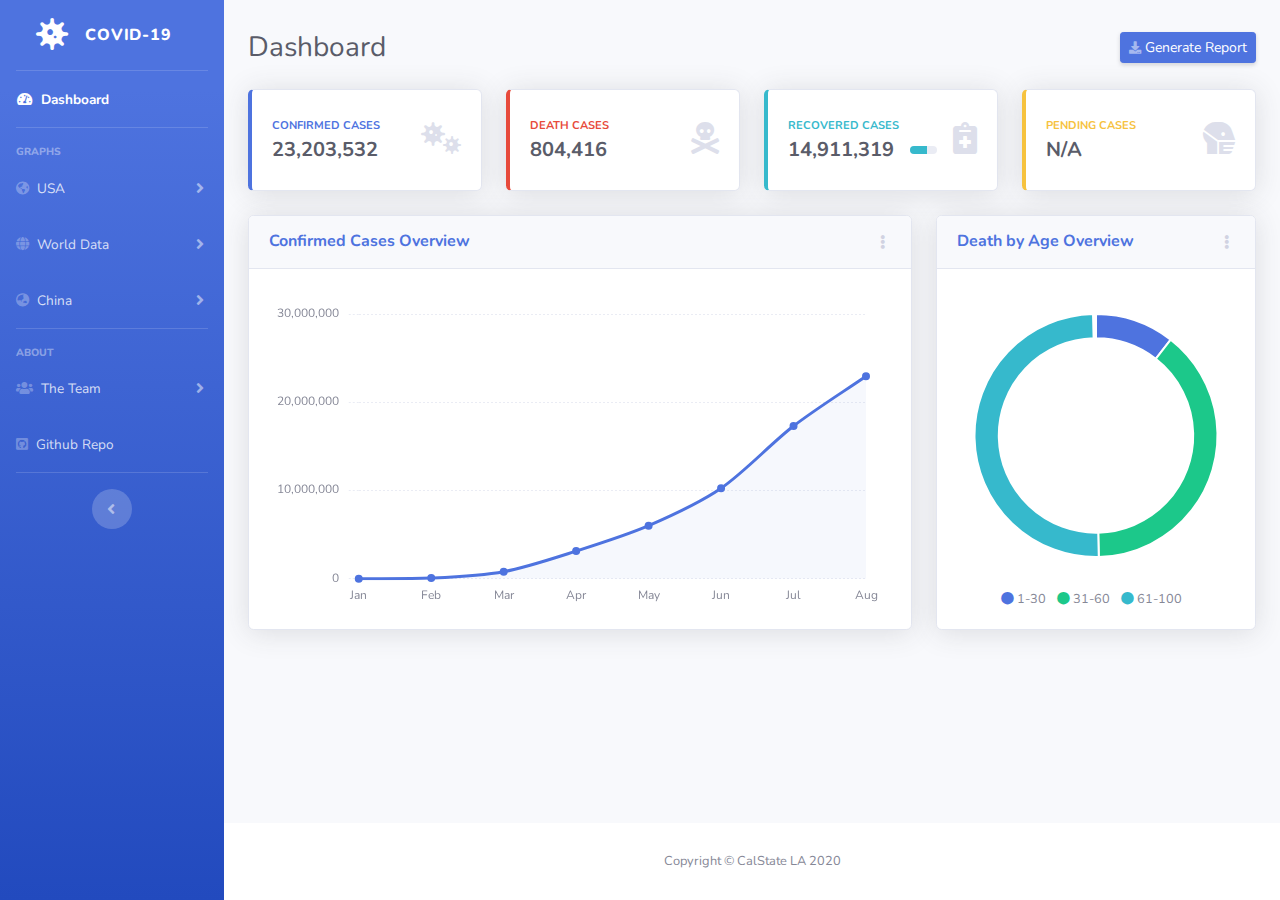
<file: index.html>
<!DOCTYPE html>
<html lang="en">

<head>

	<meta charset="utf-8">
	<meta http-equiv="X-UA-Compatible" content="IE=edge">
	<meta name="viewport" content="width=device-width, initial-scale=1, shrink-to-fit=no">
	<meta name="description" content="">
	<meta name="author" content="">

	<title>COVID-19 Data</title>

	<!-- Custom fonts for this template-->
	<link href="vendor/fontawesome-free/css/all.min.css" rel="stylesheet" type="text/css">
	<link
			href="https://fonts.googleapis.com/css?family=Nunito:200,200i,300,300i,400,400i,600,600i,700,700i,800,800i,900,900i"
			rel="stylesheet">

	<!-- Custom styles for this template-->
	<link href="css/sb-admin-2.css" rel="stylesheet">

</head>

<body id="page-top">

<!-- Page Wrapper -->
<div id="wrapper">

	<!-- Sidebar -->
	<ul class="navbar-nav bg-gradient-primary sidebar sidebar-dark accordion" id="accordionSidebar">

		<!-- Sidebar - Brand -->
		<a class="sidebar-brand d-flex align-items-center justify-content-center" href="index.html">
			<div class="sidebar-brand-icon">
				<i class="fas fa-virus"></i>
			</div>
			<div class="sidebar-brand-text mx-3">COVID-19 </div>
		</a>

		<!-- Divider -->
		<hr class="sidebar-divider my-0">

		<!-- Nav Item - Dashboard -->
		<li class="nav-item active">
			<a class="nav-link" href="index.html">
				<i class="fas fa-fw fa-tachometer-alt"></i>
				<span>Dashboard</span></a>
		</li>

		<!-- Divider -->
		<hr class="sidebar-divider">

		<!-- Heading -->
		<div class="sidebar-heading">
			Graphs
		</div>

		<!-- Nav Item - Pages Collapse Menu -->
		<li class="nav-item">
			<a class="nav-link collapsed" href="#" data-toggle="collapse" data-target="#collapseUSA"
			   aria-expanded="true" aria-controls="collapseUSA">
				<i class="fas fa-globe-americas"></i>
				<span>USA</span>
			</a>
			<div id="collapseUSA" class="collapse" aria-labelledby="headingTwo" data-parent="#accordionSidebar">
				<div class="bg-white py-2 collapse-inner rounded">
					<h6 class="collapse-header">Confirmed Cases:</h6>
					<a class="collapse-item" href="graphs/P1/G1/index.html">States (Map)</a>
					<a class="collapse-item" href="graphs/P1/G2/index.html">Counties (Map)</a>
					<a class="collapse-item" href="graphs/P1/G3/index.html">By Date (Stacked Bar)</a>
					<a class="collapse-item" href="graphs/P1/G4/index.html">States (Bar)</a>
					<a class="collapse-item" href="graphs/P1/G5/index.html">States (Line)</a>
				</div>
			</div>
		</li>

		<!-- Nav Item - Utilities Collapse Menu -->
		<li class="nav-item">
			<a class="nav-link collapsed" href="#" data-toggle="collapse" data-target="#collapseWorld"
			   aria-expanded="true" aria-controls="collapseWorld">
				<i class="fas fa-globe"></i>
				<span>World Data</span>
			</a>
			<div id="collapseWorld" class="collapse" aria-labelledby="headingUtilities"
				 data-parent="#accordionSidebar">
				<div class="bg-white py-2 collapse-inner rounded">
					<h6 class="collapse-header">All Cases:</h6>
					<a class="collapse-item" href="graphs/P2/G1/index.html">World Map</a>
					<a class="collapse-item" href="graphs/P2/G2/index.html">Control Efficiency</a>
				</div>
			</div>
		</li>

		<!-- Nav Item - Pages Collapse Menu -->
		<li class="nav-item">
			<a class="nav-link collapsed" href="#" data-toggle="collapse" data-target="#collapseChina"
			   aria-expanded="true" aria-controls="collapseChina">
				<i class="fas fa-globe-asia"></i>
				<span>China</span>
			</a>
			<div id="collapseChina" class="collapse" aria-labelledby="headingTwo" data-parent="#accordionSidebar">
				<div class="bg-white py-2 collapse-inner rounded">
					<h6 class="collapse-header">Confirmed Cases:</h6>
					<a class="collapse-item" href="graphs/P3/G1/index.html">Provinces (Map)</a>
					<a class="collapse-item" href="graphs/P3/G2/index.html">By Ages (Bar)</a>
					<a class="collapse-item" href="graphs/P3/G3/index.html">Symptoms (Bar)</a>
				</div>
			</div>
		</li>

		<!-- Divider -->
		<hr class="sidebar-divider">

		<!-- Heading -->
		<div class="sidebar-heading">
			About
		</div>

		<!-- Nav Item - Pages Collapse Menu -->
		<li class="nav-item">
			<a class="nav-link collapsed" href="#" data-toggle="collapse" data-target="#collapsePages"
			   aria-expanded="true" aria-controls="collapsePages">
				<i class="fas fa-users"></i>
				<span>The Team</span>
			</a>
			<div id="collapsePages" class="collapse" aria-labelledby="headingPages" data-parent="#accordionSidebar">
				<div class="bg-white py-2 collapse-inner rounded">
					<h6 class="collapse-header">Data Analysis:</h6>
					<a class="collapse-item" href="https://www.linkedin.com/in/aryan-dixit514b24237/" target="_blank" rel="noopener noreferrer">Aryan Dixit</a>
					<!-- <a class="collapse-item" href="https://www.linkedin.com/in/abubakir-siedahmed-684ba3170/" target="_blank" rel="noopener noreferrer">Abubakir Siedahmed</a>
					<a class="collapse-item" href="https://www.linkedin.com/in/jgrover9841/" target="_blank" rel="noopener noreferrer">John Grover Rodriguez</a> -->
					<div class="collapse-divider"></div>
					<h6 class="collapse-header">Graphs:</h6>
					<a class="collapse-item" href="https://github.com/ARYAN-DIXIT1/COVID19-Dashboard-for-world" target="_blank" rel="noopener noreferrer">Aryan Dixit</a>
					<!-- <a class="collapse-item" href="https://github.com/f-garci" target="_blank" rel="noopener noreferrer">Fredi Garcia</a>
					<a class="collapse-item" href="https://github.com/Kgiang6" target="_blank" rel="noopener noreferrer">Kiefer Giang</a> -->
					<div class="collapse-divider"></div>
					<h6 class="collapse-header">Website:</h6>
					<a class="collapse-item" href="https://github.com/ARYAN-DIXIT1" target="_blank" rel="noopener noreferrer">Aryan Dixit</a>
					<!-- <a class="collapse-item" href="https://github.com/TypicalEDIt" target="_blank" rel="noopener noreferrer">Kennedy Nguyen</a>
					<a class="collapse-item" href="https://github.com/lhs328" target="_blank" rel="noopener noreferrer">Leo Shapiro</a> -->
				</div>
			</div>
		</li>

		<!-- Nav Item - Charts -->
		<li class="nav-item">
			<a class="nav-link" href="https://github.com/ARYAN-DIXIT1/COVID19-Dashboard-for-world">
				<i class="fab fa-github-square"></i>
				<span>Github Repo</span></a>
		</li>

		<!-- Divider -->
		<hr class="sidebar-divider d-none d-md-block">

		<!-- Sidebar Toggler (Sidebar) -->
		<div class="text-center d-none d-md-inline">
			<button class="rounded-circle border-0" id="sidebarToggle"></button>
		</div>

	</ul>
	<!-- End of Sidebar -->

	<!-- Content Wrapper -->
	<div id="content-wrapper" class="d-flex flex-column">

		<!-- Main Content -->
		<div id="content">

			<!-- Topbar -->
			<nav class="navbar navbar-expand navbar-light bg-white topbar mb-4 static-top shadow d-none d-md-inline-block" style="height: 0;padding: 0"></nav>
			<nav class="navbar navbar-expand navbar-light bg-white topbar mb-4 static-top shadow d-md-none">
				<!-- Sidebar Toggle (Topbar) -->
				<button id="sidebarToggleTop" class="btn btn-link rounded-circle mr-3">
					<i class="fa fa-bars"></i>
				</button>

				<!-- Index Logo -->
				<div class="ml-auto">
					<a class="navbar-brand" href="index.html">
						<span class="mr-2 align-middle font-weight-bold navbar-light">COVID-19</span>
						<i class="fas fa-virus fa-2x align-middle navbar-light"></i>
					</a>
				</div>
			</nav>
			<!-- End of Topbar -->

			<!-- Begin Page Content -->
			<div class="container-fluid">

				<!-- Page Heading -->
				<div class="d-sm-flex align-items-center justify-content-between mb-4">
					<h1 class="h3 mb-0 text-gray-800">Dashboard</h1>
					<a href="data/P2/G1.csv" download="world_map_all_cases_total.csv" class="d-none d-sm-inline-block btn btn-sm btn-primary shadow-sm"><i
							class="fas fa-download fa-sm text-white-50"></i> Generate Report</a>
				</div>

				<!-- Content Row -->
				<div class="row">

					<!-- Confirmed Cases Card -->
					<div class="col-xl-3 col-md-6 mb-4">
						<div class="card border-left-primary shadow h-100 py-2">
							<div class="card-body">
								<div class="row no-gutters align-items-center">
									<div class="col mr-2">
										<div class="text-xs font-weight-bold text-primary text-uppercase mb-1">
											Confirmed Cases</div>
										<div class="h5 mb-0 font-weight-bold text-gray-800">23,203,532</div>
									</div>
									<div class="col-auto">
										<i class="fas fa-viruses fa-2x text-gray-300"></i>
									</div>
								</div>
							</div>
						</div>
					</div>

					<!-- Death Cases Card -->
					<div class="col-xl-3 col-md-6 mb-4">
						<div class="card border-left-danger shadow h-100 py-2">
							<div class="card-body">
								<div class="row no-gutters align-items-center">
									<div class="col mr-2">
										<div class="text-xs font-weight-bold text-danger text-uppercase mb-1">
											Death Cases</div>
										<div class="h5 mb-0 font-weight-bold text-gray-800">804,416</div>
									</div>
									<div class="col-auto">
										<i class="fas fa-skull-crossbones fa-2x text-gray-300"></i>
									</div>
								</div>
							</div>
						</div>
					</div>

					<!-- Recovered Cases Card -->
					<div class="col-xl-3 col-md-6 mb-4">
						<div class="card border-left-info shadow h-100 py-2">
							<div class="card-body">
								<div class="row no-gutters align-items-center">
									<div class="col mr-2">
										<div class="text-xs font-weight-bold text-info text-uppercase mb-1">Recovered Cases
										</div>
										<div class="row no-gutters align-items-center">
											<div class="col-auto">
												<div class="h5 mb-0 mr-3 font-weight-bold text-gray-800">14,911,319</div>
											</div>
											<div class="col">
												<div class="progress progress-sm mr-2">
													<div class="progress-bar bg-info" role="progressbar"
														 style="width: 64%" aria-valuenow="64" aria-valuemin="0"
														 aria-valuemax="100"></div>
												</div>
											</div>
										</div>
									</div>
									<div class="col-auto">
										<i class="fas fa-notes-medical fa-2x text-gray-300"></i>
									</div>
								</div>
							</div>
						</div>
					</div>

					<!-- Pending Cases Card -->
					<div class="col-xl-3 col-md-6 mb-4">
						<div class="card border-left-warning shadow h-100 py-2">
							<div class="card-body">
								<div class="row no-gutters align-items-center">
									<div class="col mr-2">
										<div class="text-xs font-weight-bold text-warning text-uppercase mb-1">
											Pending Cases</div>
										<div class="h5 mb-0 font-weight-bold text-gray-800">N/A</div>
									</div>
									<div class="col-auto">
										<i class="fas fa-head-side-mask fa-2x text-gray-300"></i>
									</div>
								</div>
							</div>
						</div>
					</div>
				</div>

				<!-- Content Row -->

				<div class="row">

					<!-- Area Chart -->
					<div class="col-xl-8 col-lg-7">
						<div class="card shadow mb-4">
							<!-- Card Header - Dropdown -->
							<div
									class="card-header py-3 d-flex flex-row align-items-center justify-content-between">
								<h6 class="m-0 font-weight-bold text-primary">Confirmed Cases Overview</h6>
								<div class="dropdown no-arrow">
									<a class="dropdown-toggle" href="#" role="button" id="dropdownMenuLink"
									   data-toggle="dropdown" aria-haspopup="true" aria-expanded="false">
										<i class="fas fa-ellipsis-v fa-sm fa-fw text-gray-400"></i>
									</a>
									<div class="dropdown-menu dropdown-menu-right shadow animated--fade-in"
										 aria-labelledby="dropdownMenuLink">
										<div class="dropdown-header">Dropdown Header:</div>
										<a class="dropdown-item" href="#">Action</a>
										<a class="dropdown-item" href="#">Another action</a>
										<div class="dropdown-divider"></div>
										<a class="dropdown-item" href="#">Something else here</a>
									</div>
								</div>
							</div>
							<!-- Card Body -->
							<div class="card-body">
								<div class="chart-area">
									<canvas id="myAreaChart"></canvas>
								</div>
							</div>
						</div>
					</div>

					<!-- Pie Chart -->
					<div class="col-xl-4 col-lg-5">
						<div class="card shadow mb-4">
							<!-- Card Header - Dropdown -->
							<div
									class="card-header py-3 d-flex flex-row align-items-center justify-content-between">
								<h6 class="m-0 font-weight-bold text-primary">Death by Age Overview</h6>
								<div class="dropdown no-arrow">
									<a class="dropdown-toggle" href="#" role="button" id="dropdownMenuLink"
									   data-toggle="dropdown" aria-haspopup="true" aria-expanded="false">
										<i class="fas fa-ellipsis-v fa-sm fa-fw text-gray-400"></i>
									</a>
									<div class="dropdown-menu dropdown-menu-right shadow animated--fade-in"
										 aria-labelledby="dropdownMenuLink">
										<div class="dropdown-header">Dropdown Header:</div>
										<a class="dropdown-item" href="#">Action</a>
										<a class="dropdown-item" href="#">Another action</a>
										<div class="dropdown-divider"></div>
										<a class="dropdown-item" href="#">Something else here</a>
									</div>
								</div>
							</div>
							<!-- Card Body -->
							<div class="card-body">
								<div class="chart-pie pt-4 pb-2">
									<canvas id="myPieChart"></canvas>
								</div>
								<div class="mt-4 text-center small">
                                        <span class="mr-2">
                                            <i class="fas fa-circle text-primary"></i> 1-30
                                        </span>
									<span class="mr-2">
                                            <i class="fas fa-circle text-success"></i> 31-60
                                        </span>
									<span class="mr-2">
                                            <i class="fas fa-circle text-info"></i> 61-100
                                        </span>
								</div>
							</div>
						</div>
					</div>
				</div>

			</div>
			<!-- /.container-fluid -->

		</div>
		<!-- End of Main Content -->

		<!-- Footer -->
		<footer class="sticky-footer bg-white">
			<div class="container my-auto">
				<div class="copyright text-center my-auto">
					<span>Copyright &copy; CalState LA 2020</span>
				</div>
			</div>
		</footer>
		<!-- End of Footer -->

	</div>
	<!-- End of Content Wrapper -->

</div>
<!-- End of Page Wrapper -->

<!-- Scroll to Top Button-->
<a class="scroll-to-top rounded" href="#page-top">
	<i class="fas fa-angle-up"></i>
</a>

<!-- Bootstrap core JavaScript-->
<script src="vendor/jquery/jquery.min.js"></script>
<script src="vendor/bootstrap/js/bootstrap.bundle.min.js"></script>

<!-- Core plugin JavaScript-->
<script src="vendor/jquery-easing/jquery.easing.min.js"></script>

<!-- Custom scripts for all pages-->
<script src="js/sb-admin-2.min.js"></script>

<!-- Page level plugins -->
<script src="vendor/chart.js/Chart.min.js"></script>

<!-- Page level custom scripts -->
<script src="js/overview-graphs/confirmed-cases-chart-area.js"></script>
<script src="js/overview-graphs/age-group-chart-pie.js"></script>

</body>

</html>
</file>
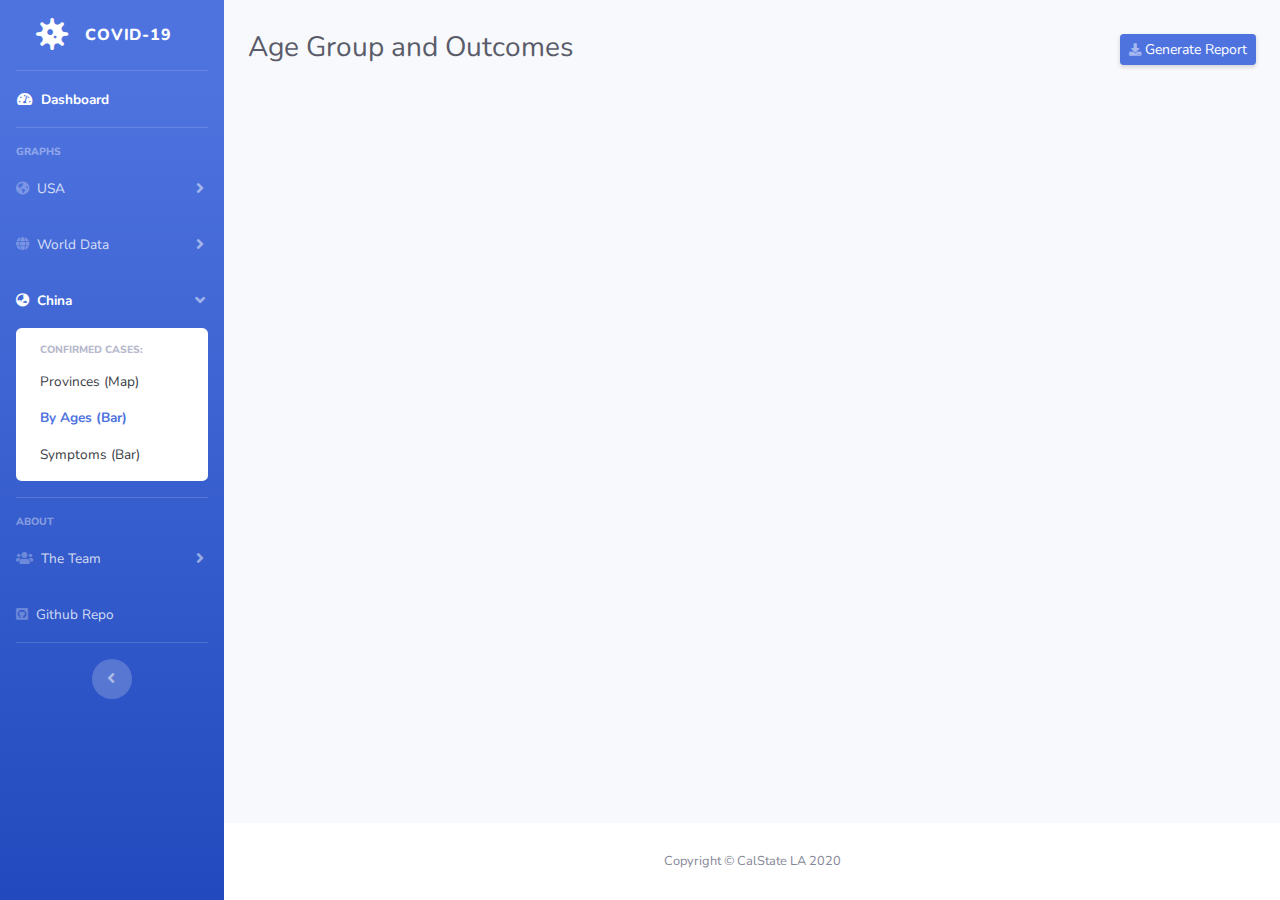
<file: graphs/P3/G2/index.html>
<!DOCTYPE html>
<html lang="en">

<head>
    <meta charset="utf-8">
    <meta http-equiv="X-UA-Compatible" content="IE=edge">
    <meta name="viewport" content="width=device-width, initial-scale=1, shrink-to-fit=no">
    <meta name="description" content="">
    <meta name="author" content="">

    <!-- Custom fonts for this template-->
    <link href="../../../vendor/fontawesome-free/css/all.min.css" rel="stylesheet" type="text/css">
    <link
            href="https://fonts.googleapis.com/css?family=Nunito:200,200i,300,300i,400,400i,600,600i,700,700i,800,800i,900,900i"
            rel="stylesheet">

    <!-- Custom styles for this template-->
    <link href="../../../css/sb-admin-2.css" rel="stylesheet">

    <!-- D3 Libraries -->
    <title>Age Groups and Outcomes</title>
    <script src="https://d3js.org/d3.v4.min.js"></script>
    <script src="https://d3js.org/d3-color.v2.min.js"></script>
    <script src="https://d3js.org/d3-interpolate.v2.min.js"></script>
    <script src="https://d3js.org/d3-scale-chromatic.v2.min.js"></script>
    <link rel="stylesheet" href="style.css">

</head>

<body id="page-top">

<!-- Page Wrapper -->
<div id="wrapper">

    <!-- Sidebar -->
    <ul class="navbar-nav bg-gradient-primary sidebar sidebar-dark accordion" id="accordionSidebar">

        <!-- Sidebar - Brand -->
        <a class="sidebar-brand d-flex align-items-center justify-content-center" href="../../../index.html">
            <div class="sidebar-brand-icon">
                <i class="fas fa-virus"></i>
            </div>
            <div class="sidebar-brand-text mx-3">COVID-19 </div>
        </a>

        <!-- Divider -->
        <hr class="sidebar-divider my-0">

        <!-- Nav Item - Dashboard -->
        <li class="nav-item active">
            <a class="nav-link" href="../../../index.html">
                <i class="fas fa-fw fa-tachometer-alt"></i>
                <span>Dashboard</span></a>
        </li>

        <!-- Divider -->
        <hr class="sidebar-divider">

        <!-- Heading -->
        <div class="sidebar-heading">
            Graphs
        </div>

        <!-- Nav Item - Pages Collapse Menu -->
        <li class="nav-item">
            <a class="nav-link collapsed" href="#" data-toggle="collapse" data-target="#collapseUSA"
               aria-expanded="true" aria-controls="collapseUSA">
                <i class="fas fa-globe-americas"></i>
                <span>USA</span>
            </a>
            <div id="collapseUSA" class="collapse" aria-labelledby="headingTwo" data-parent="#accordionSidebar">
                <div class="bg-white py-2 collapse-inner rounded">
                    <h6 class="collapse-header">Confirmed Cases:</h6>
                    <a class="collapse-item" href="../../../graphs/P1/G1/index.html">States (Map)</a>
                    <a class="collapse-item" href="../../../graphs/P1/G2/index.html">Counties (Map)</a>
                    <a class="collapse-item" href="../../../graphs/P1/G3/index.html">By Date (Stacked Bar)</a>
                    <a class="collapse-item" href="../../../graphs/P1/G4/index.html">States (Bar)</a>
                    <a class="collapse-item" href="../../../graphs/P1/G5/index.html">States (Line)</a>
                </div>
            </div>
        </li>

        <!-- Nav Item - Utilities Collapse Menu -->
        <li class="nav-item"> <!-- ADD 'active': Highlights the current Dropdown Menu -->
            <a class="nav-link collapsed" href="#" data-toggle="collapse" data-target="#collapseWorld"
               aria-expanded="true" aria-controls="collapseWorld"> <!-- REMOVE 'collapsed': For Arrow to point downwards -->
                <i class="fas fa-globe"></i>
                <span>World Data</span>
            </a>
            <div id="collapseWorld" class="collapse " aria-labelledby="headingUtilities"
                 data-parent="#accordionSidebar"> <!-- ADD 'show': To keep open the menu list-->
                <div class="bg-white py-2 collapse-inner rounded">
                    <h6 class="collapse-header">All Cases:</h6>
                    <a class="collapse-item" href="../../../graphs/P2/G1/index.html">World Map</a> <!-- ADD 'active': To Highlight the page inside the menu list -->
                    <a class="collapse-item " href="../../../graphs/P2/G2/index.html">Control Efficiency</a>
                </div>
            </div>
        </li>

        <!-- Nav Item - Pages Collapse Menu -->
        <li class="nav-item active">
            <a class="nav-link" href="#" data-toggle="collapse" data-target="#collapseChina"
               aria-expanded="true" aria-controls="collapseChina">
                <i class="fas fa-globe-asia"></i>
                <span>China</span>
            </a>
            <div id="collapseChina" class="collapse show" aria-labelledby="headingTwo" data-parent="#accordionSidebar">
                <div class="bg-white py-2 collapse-inner rounded">
                    <h6 class="collapse-header">Confirmed Cases:</h6>
                    <a class="collapse-item" href="../../../graphs/P3/G1/index.html">Provinces (Map)</a>
                    <a class="collapse-item active" href="../../../graphs/P3/G2/index.html">By Ages (Bar)</a>
                    <a class="collapse-item" href="../../../graphs/P3/G3/index.html">Symptoms (Bar)</a>
                </div>
            </div>
        </li>

        <!-- Divider -->
        <hr class="sidebar-divider">

        <!-- Heading -->
        <div class="sidebar-heading">
            About
        </div>

        <!-- Nav Item - Pages Collapse Menu -->
        <li class="nav-item">
            <a class="nav-link collapsed" href="#" data-toggle="collapse" data-target="#collapsePages"
               aria-expanded="true" aria-controls="collapsePages">
                <i class="fas fa-users"></i>
                <span>The Team</span>
            </a>
            <div id="collapsePages" class="collapse" aria-labelledby="headingPages" data-parent="#accordionSidebar">
                <div class="bg-white py-2 collapse-inner rounded">
                    <h6 class="collapse-header">Data Analysis:</h6>
                    <a class="collapse-item" href="https://www.linkedin.com/in/isaacvillalva/" target="_blank" rel="noopener noreferrer">Isaac Villalva</a>
                    <a class="collapse-item" href="https://www.linkedin.com/in/abubakir-siedahmed-684ba3170/" target="_blank" rel="noopener noreferrer">Abubakir Siedahmed</a>
                    <a class="collapse-item" href="https://www.linkedin.com/in/jgrover9841/" target="_blank" rel="noopener noreferrer">John Grover Rodriguez</a>
                    <div class="collapse-divider"></div>
                    <h6 class="collapse-header">Graphs:</h6>
                    <a class="collapse-item" href="https://github.com/KevinCrespin" target="_blank" rel="noopener noreferrer">Kevin Crespin Ruiz</a>
                    <a class="collapse-item" href="https://github.com/f-garci" target="_blank" rel="noopener noreferrer">Fredi Garcia</a>
                    <a class="collapse-item" href="https://github.com/Kgiang6" target="_blank" rel="noopener noreferrer">Kiefer Giang</a>
                    <div class="collapse-divider"></div>
                    <h6 class="collapse-header">Website:</h6>
                    <a class="collapse-item" href="https://github.com/jose383/" target="_blank" rel="noopener noreferrer">Jose Lopez</a>
                    <a class="collapse-item" href="https://github.com/TypicalEDIt" target="_blank" rel="noopener noreferrer">Kennedy Nguyen</a>
                    <a class="collapse-item" href="https://github.com/lhs328" target="_blank" rel="noopener noreferrer">Leo Shapiro</a>
                </div>
            </div>
        </li>

        <!-- Nav Item - Charts -->
        <li class="nav-item">
            <a class="nav-link" href="https://github.com/jose383/covid-19">
                <i class="fab fa-github-square"></i>
                <span>Github Repo</span></a>
        </li>

        <!-- Divider -->
        <hr class="sidebar-divider d-none d-md-block">

        <!-- Sidebar Toggler (Sidebar) -->
        <div class="text-center d-none d-md-inline">
            <button class="rounded-circle border-0" id="sidebarToggle"></button>
        </div>

    </ul>
    <!-- End of Sidebar -->

    <!-- Content Wrapper -->
    <div id="content-wrapper" class="d-flex flex-column">

        <!-- Main Content -->
        <div id="content">

            <!-- Topbar -->
            <nav class="navbar navbar-expand navbar-light bg-white topbar mb-4 static-top shadow d-none d-md-inline-block" style="height: 0;padding: 0"></nav>
            <nav class="navbar navbar-expand navbar-light bg-white topbar mb-4 static-top shadow d-md-none">
                <!-- Sidebar Toggle (Topbar) -->
                <button id="sidebarToggleTop" class="btn btn-link rounded-circle mr-3">
                    <i class="fa fa-bars"></i>
                </button>

                <!-- Index Logo -->
                <div class="ml-auto">
                    <a class="navbar-brand" href="../../../index.html">
                        <span class="mr-2 align-middle font-weight-bold navbar-light">COVID-19</span>
                        <i class="fas fa-virus fa-2x align-middle navbar-light"></i>
                    </a>
                </div>
            </nav>
            <!-- End of Topbar -->

            <!-- Begin Page Content -->
            <div class="container-fluid">

                <!-- Page Heading -->
                <div class="d-sm-flex align-items-center justify-content-between mb-4">
                    <div>
                        <h1 class="h3 mb-1 text-gray-800">Age Group and Outcomes</h1>
                    </div>
                    <a href="../../../data/P3/G21.csv" download="china_ages.csv" class="d-none d-sm-inline-block btn btn-sm btn-primary shadow-sm"><i
                            class="fas fa-download fa-sm text-white-50"></i> Generate Report</a>
                </div>

                <div class="row">


                    <!-- Area Chart -->
                    <div class="col-xl-8 col-lg-7">

                        <!-- START GRAPH SECTION - Codes for easy find with ctrl+f: GS, GRAPHS1 (add yours if you want, make sure its unique when you do ctrl+f!)-->
                        
                        <svg id="graph1"></svg>
                        <svg id="graph2"></svg>

                        <!-- END GRAPH SECTION -->

                    </div>
                </div>

            </div>
            <!-- /.container-fluid -->

        </div>
        <!-- End of Main Content -->

        <!-- Footer -->
        <footer class="sticky-footer bg-white">
            <div class="container my-auto">
                <div class="copyright text-center my-auto">
                    <span>Copyright &copy; CalState LA 2020</span>
                </div>
            </div>
        </footer>
        <!-- End of Footer -->

    </div>
    <!-- End of Content Wrapper -->

</div>
<!-- End of Page Wrapper -->

<!-- Scroll to Top Button-->
<a class="scroll-to-top rounded" href="#page-top">
    <i class="fas fa-angle-up"></i>
</a>

<!-- Bootstrap core JavaScript-->
<script src="../../../vendor/jquery/jquery.min.js"></script>
<script src="../../../vendor/bootstrap/js/bootstrap.bundle.min.js"></script>

<!-- Core plugin JavaScript-->
<script src="../../../vendor/jquery-easing/jquery.easing.min.js"></script>

<!-- Custom scripts for all pages-->
<script src="../../../js/sb-admin-2.min.js"></script>
<!-- Page level custom scripts -->
<script src="index.js"></script>

</body>

</html>
</file>
<file: graphs/P3/G2/style.css>
text {
    fill: grey;
}

text.casesLabel,
g.tick {
    font-size: 13px;
}

.tick line,
path.domain{
    stroke: grey;
}

rect:hover{
    opacity: .6;
    stroke-width: 0;
}

path:hover{
    opacity: .6;
    stroke-width: 0;
}
</file>
